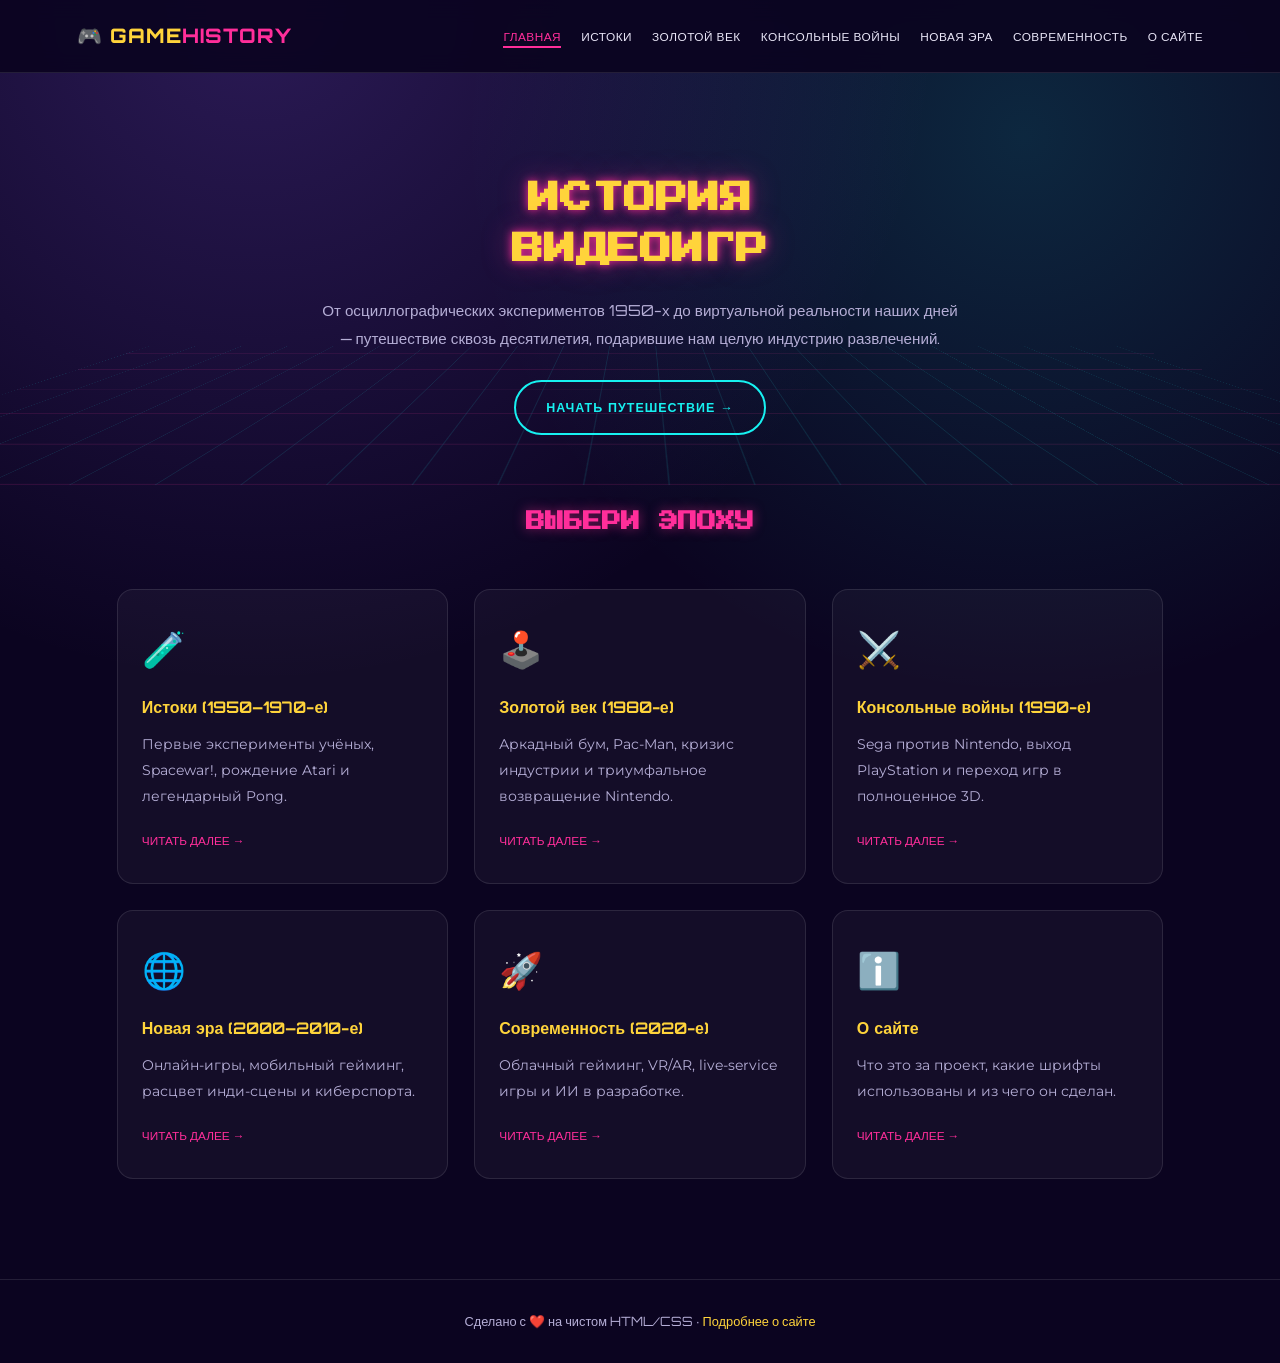
<file: index.html>
<!DOCTYPE html>
<html lang="ru">
<head>
<meta charset="UTF-8">
<meta name="viewport" content="width=device-width, initial-scale=1.0">
<title>GameHistory — История видеоигр</title>
<link rel="stylesheet" href="styles.css">
</head>
<body>

<nav class="navbar">
  <div class="nav-logo">🎮 GAME<em>HISTORY</em></div>
  <ul class="nav-links">
    <li><a href="index.html" class="active">Главная</a></li>
    <li><a href="era-origins.html">Истоки</a></li>
    <li><a href="era-golden.html">Золотой век</a></li>
    <li><a href="era-wars.html">Консольные войны</a></li>
    <li><a href="era-modern.html">Новая эра</a></li>
    <li><a href="era-future.html">Современность</a></li>
    <li><a href="about.html">О сайте</a></li>
  </ul>
</nav>

<section class="hero">
  <h1>ИСТОРИЯ<br>ВИДЕОИГР</h1>
  <p class="lead">От осциллографических экспериментов 1950-х до виртуальной реальности наших дней — путешествие сквозь десятилетия, подарившие нам целую индустрию развлечений.</p>
  <a href="era-origins.html" class="btn">Начать путешествие →</a>
</section>

<h2 class="section-title">ВЫБЕРИ ЭПОХУ</h2>
<div class="grid">
  <div class="card">
    <div class="icon">🧪</div>
    <h3>Истоки (1950–1970-е)</h3>
    <p>Первые эксперименты учёных, Spacewar!, рождение Atari и легендарный Pong.</p>
    <a class="more" href="era-origins.html">Читать далее →</a>
  </div>
  <div class="card">
    <div class="icon">🕹️</div>
    <h3>Золотой век (1980-е)</h3>
    <p>Аркадный бум, Pac-Man, кризис индустрии и триумфальное возвращение Nintendo.</p>
    <a class="more" href="era-golden.html">Читать далее →</a>
  </div>
  <div class="card">
    <div class="icon">⚔️</div>
    <h3>Консольные войны (1990-е)</h3>
    <p>Sega против Nintendo, выход PlayStation и переход игр в полноценное 3D.</p>
    <a class="more" href="era-wars.html">Читать далее →</a>
  </div>
  <div class="card">
    <div class="icon">🌐</div>
    <h3>Новая эра (2000–2010-е)</h3>
    <p>Онлайн-игры, мобильный гейминг, расцвет инди-сцены и киберспорта.</p>
    <a class="more" href="era-modern.html">Читать далее →</a>
  </div>
  <div class="card">
    <div class="icon">🚀</div>
    <h3>Современность (2020-е)</h3>
    <p>Облачный гейминг, VR/AR, live-service игры и ИИ в разработке.</p>
    <a class="more" href="era-future.html">Читать далее →</a>
  </div>
  <div class="card">
    <div class="icon">ℹ️</div>
    <h3>О сайте</h3>
    <p>Что это за проект, какие шрифты использованы и из чего он сделан.</p>
    <a class="more" href="about.html">Читать далее →</a>
  </div>
</div>

<footer>
  Сделано с ❤️ на чистом HTML/CSS · <a href="about.html">Подробнее о сайте</a>
</footer>
</body>
</html>
</file>
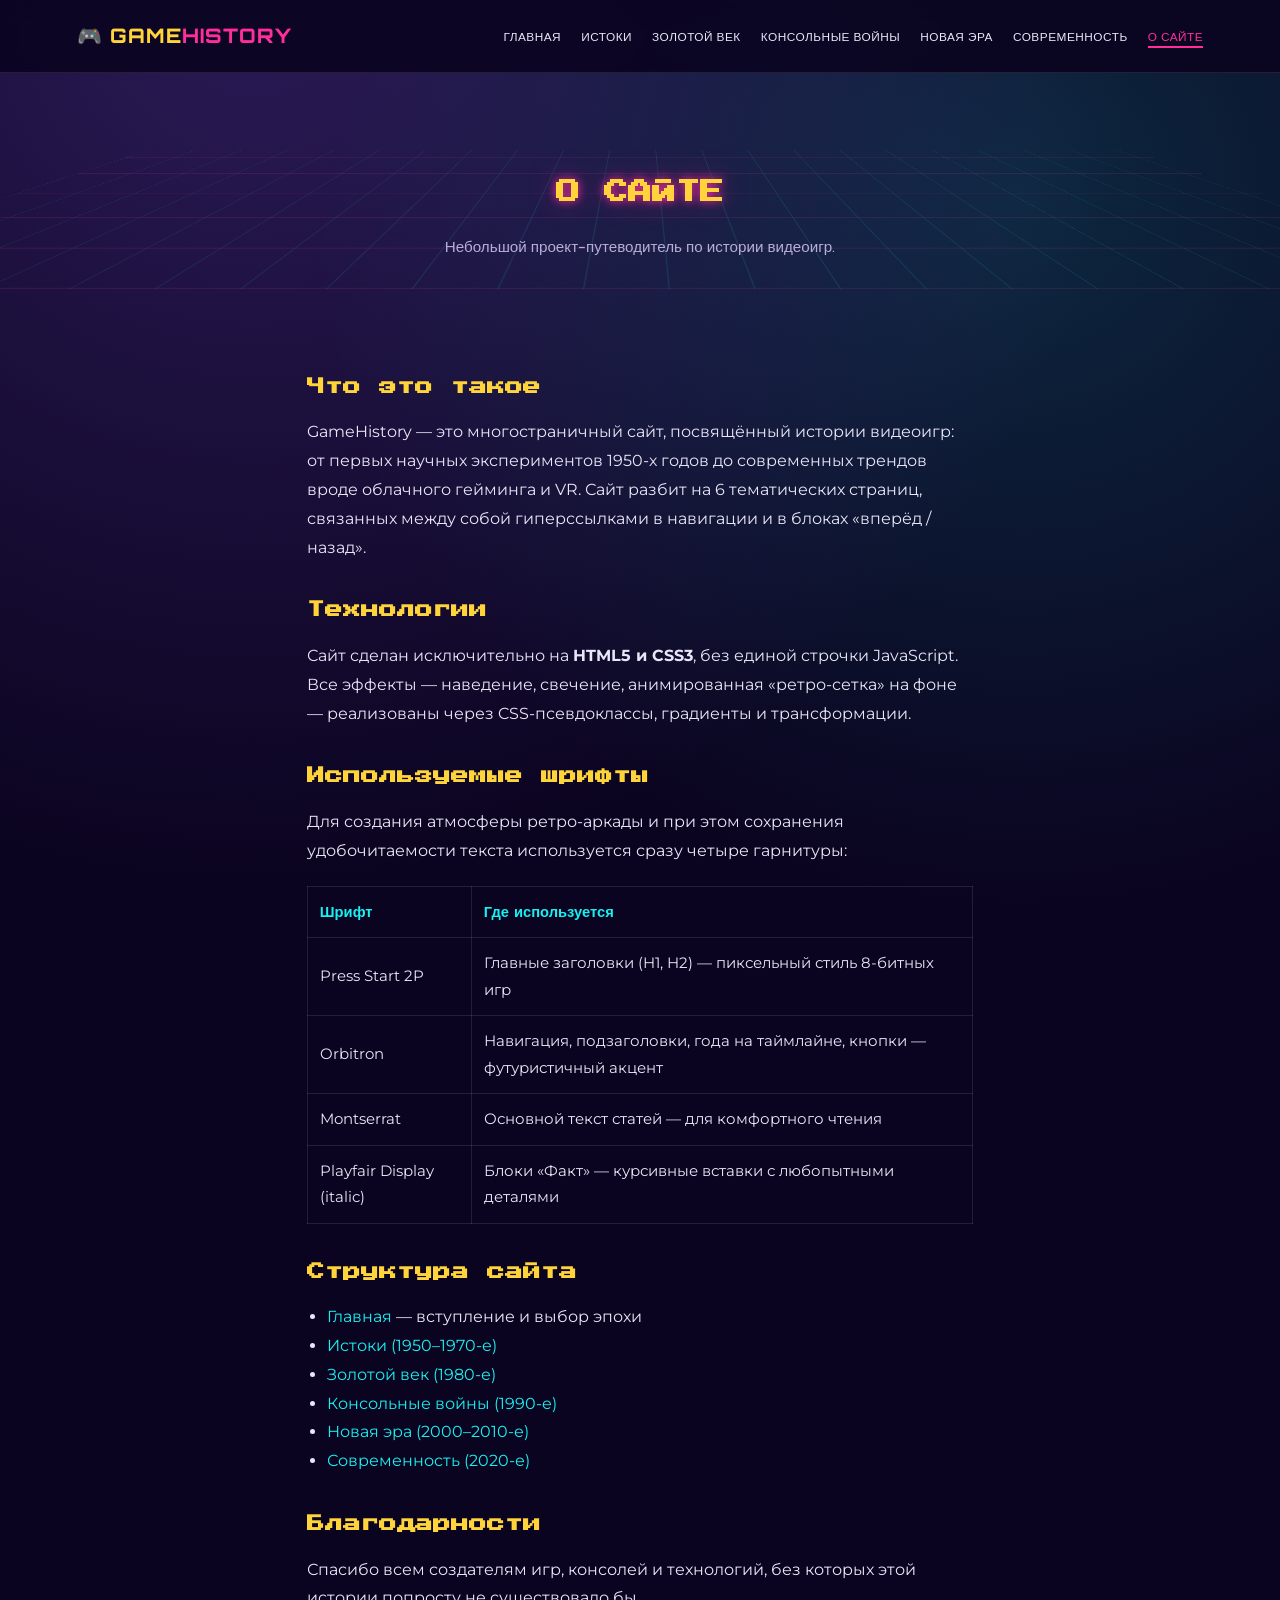
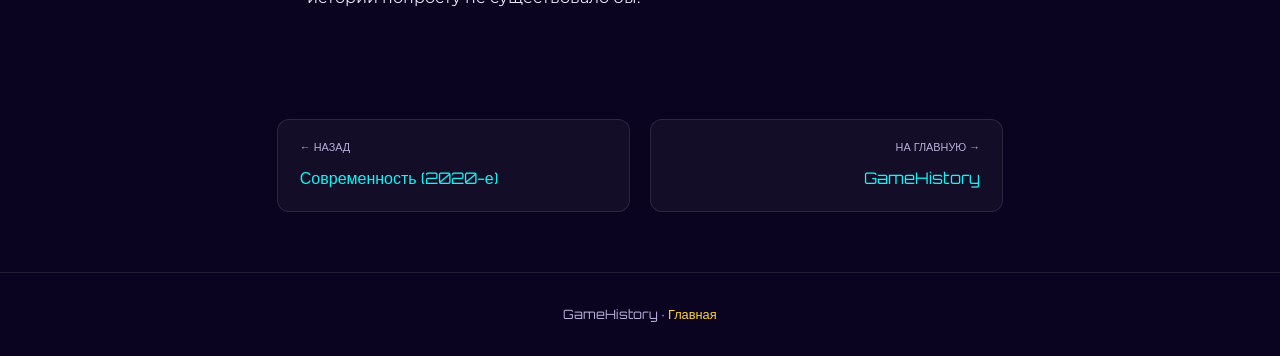
<file: about.html>
<!DOCTYPE html>
<html lang="ru">
<head>
<meta charset="UTF-8">
<meta name="viewport" content="width=device-width, initial-scale=1.0">
<title>О сайте — GameHistory</title>
<link rel="stylesheet" href="styles.css">
</head>
<body>

<nav class="navbar">
  <div class="nav-logo">🎮 GAME<em>HISTORY</em></div>
  <ul class="nav-links">
    <li><a href="index.html">Главная</a></li>
    <li><a href="era-origins.html">Истоки</a></li>
    <li><a href="era-golden.html">Золотой век</a></li>
    <li><a href="era-wars.html">Консольные войны</a></li>
    <li><a href="era-modern.html">Новая эра</a></li>
    <li><a href="era-future.html">Современность</a></li>
    <li><a href="about.html" class="active">О сайте</a></li>
  </ul>
</nav>

<section class="hero" style="padding-bottom:20px;">
  <h1 style="font-size:1.5rem;">О САЙТЕ</h1>
  <p class="lead">Небольшой проект-путеводитель по истории видеоигр.</p>
</section>

<div class="content">
  <h2>Что это такое</h2>
  <p>GameHistory — это многостраничный сайт, посвящённый истории видеоигр: от первых научных экспериментов 1950-х годов до современных трендов вроде облачного гейминга и VR. Сайт разбит на 6 тематических страниц, связанных между собой гиперссылками в навигации и в блоках «вперёд / назад».</p>

  <h2>Технологии</h2>
  <p>Сайт сделан исключительно на <strong>HTML5 и CSS3</strong>, без единой строчки JavaScript. Все эффекты — наведение, свечение, анимированная «ретро-сетка» на фоне — реализованы через CSS-псевдоклассы, градиенты и трансформации.</p>

  <h2>Используемые шрифты</h2>
  <p>Для создания атмосферы ретро-аркады и при этом сохранения удобочитаемости текста используется сразу четыре гарнитуры:</p>
  <table class="fonts-table">
    <tr><th>Шрифт</th><th>Где используется</th></tr>
    <tr><td>Press Start 2P</td><td>Главные заголовки (H1, H2) — пиксельный стиль 8-битных игр</td></tr>
    <tr><td>Orbitron</td><td>Навигация, подзаголовки, года на таймлайне, кнопки — футуристичный акцент</td></tr>
    <tr><td>Montserrat</td><td>Основной текст статей — для комфортного чтения</td></tr>
    <tr><td>Playfair Display (italic)</td><td>Блоки «Факт» — курсивные вставки с любопытными деталями</td></tr>
  </table>

  <h2>Структура сайта</h2>
  <ul>
    <li><a href="index.html">Главная</a> — вступление и выбор эпохи</li>
    <li><a href="era-origins.html">Истоки (1950–1970-е)</a></li>
    <li><a href="era-golden.html">Золотой век (1980-е)</a></li>
    <li><a href="era-wars.html">Консольные войны (1990-е)</a></li>
    <li><a href="era-modern.html">Новая эра (2000–2010-е)</a></li>
    <li><a href="era-future.html">Современность (2020-е)</a></li>
  </ul>

  <h2>Благодарности</h2>
  <p>Спасибо всем создателям игр, консолей и технологий, без которых этой истории попросту не существовало бы.</p>
</div>

<div class="page-nav">
  <a href="era-future.html"><span class="label">← Назад</span>Современность (2020-е)</a>
  <a href="index.html" class="next"><span class="label">На главную →</span>GameHistory</a>
</div>

<footer>GameHistory · <a href="index.html">Главная</a></footer>
</body>
</html>
</file>
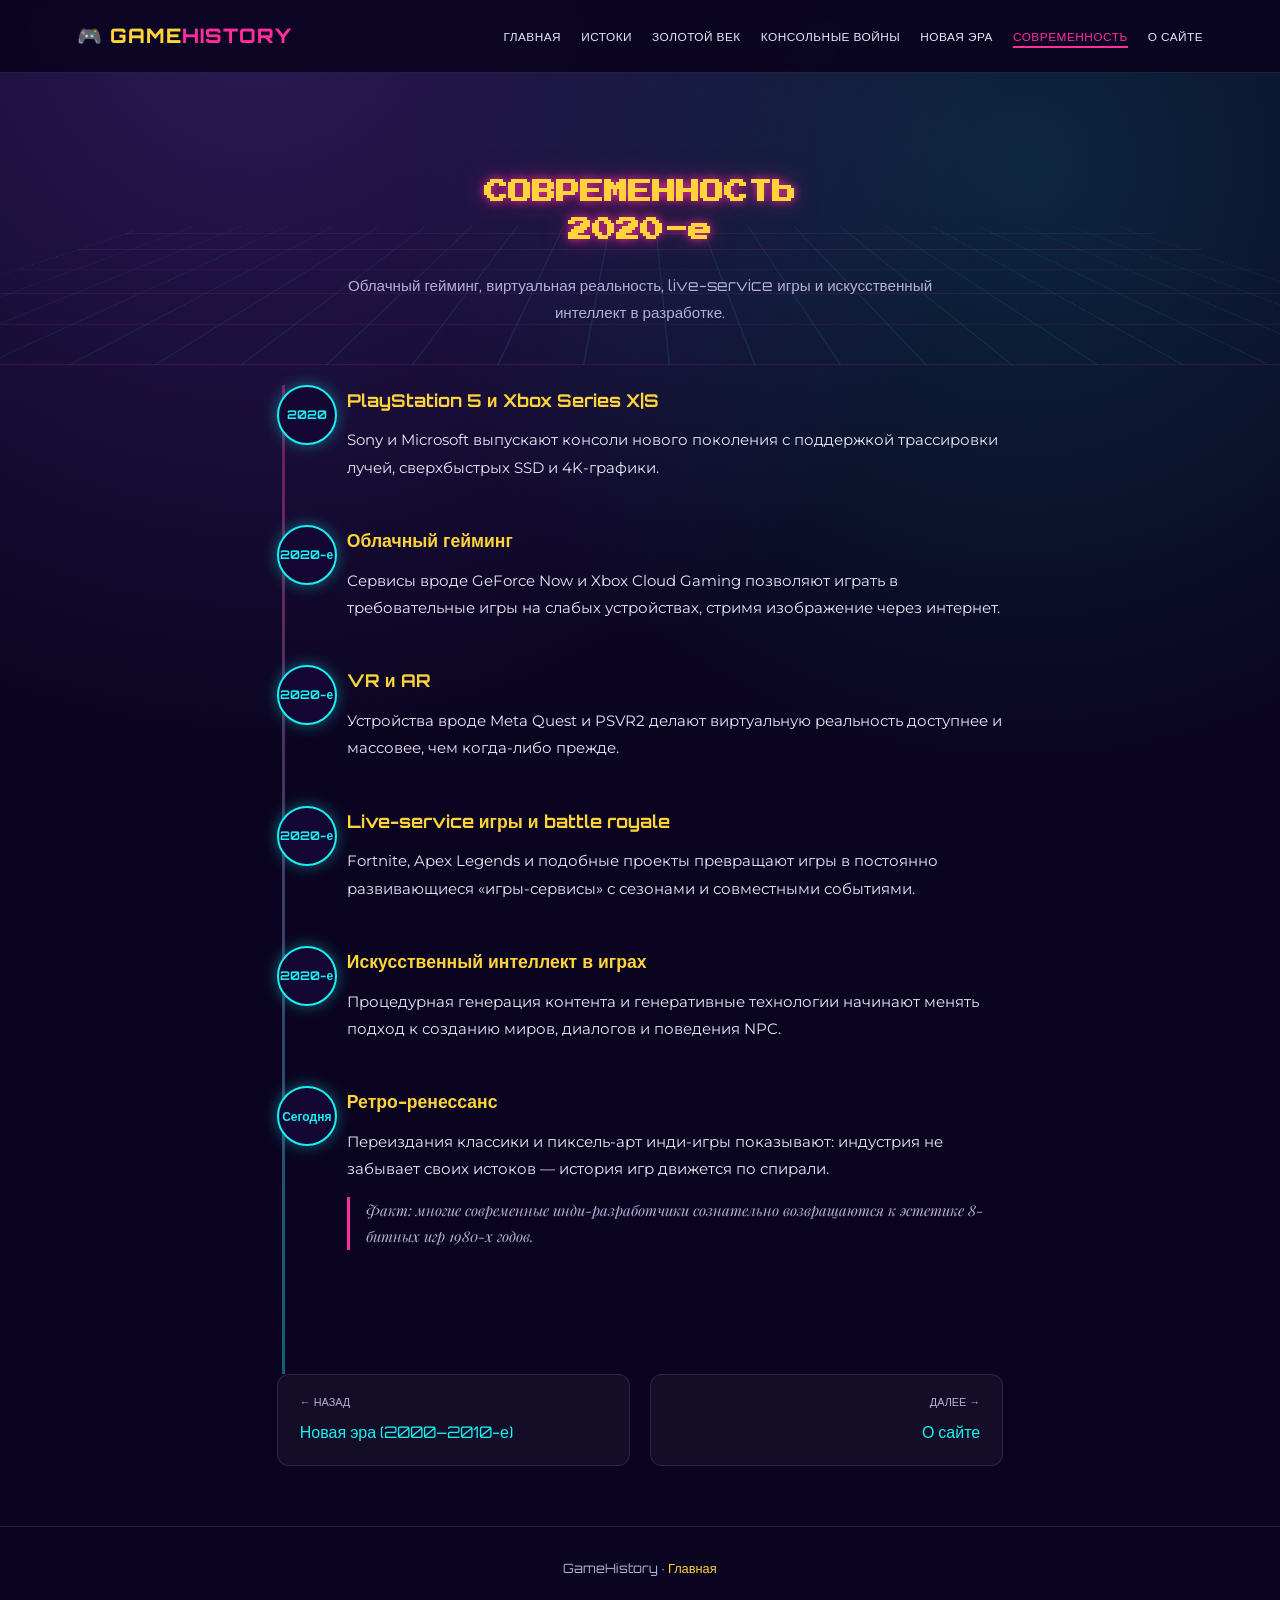
<file: era-future.html>
<!DOCTYPE html>
<html lang="ru">
<head>
<meta charset="UTF-8">
<meta name="viewport" content="width=device-width, initial-scale=1.0">
<title>Современность — GameHistory</title>
<link rel="stylesheet" href="styles.css">
</head>
<body>

<nav class="navbar">
  <div class="nav-logo">🎮 GAME<em>HISTORY</em></div>
  <ul class="nav-links">
    <li><a href="index.html">Главная</a></li>
    <li><a href="era-origins.html">Истоки</a></li>
    <li><a href="era-golden.html">Золотой век</a></li>
    <li><a href="era-wars.html">Консольные войны</a></li>
    <li><a href="era-modern.html">Новая эра</a></li>
    <li><a href="era-future.html" class="active">Современность</a></li>
    <li><a href="about.html">О сайте</a></li>
  </ul>
</nav>

<section class="hero" style="padding-bottom:30px;">
  <h1 style="font-size:1.5rem;">СОВРЕМЕННОСТЬ<br>2020-е</h1>
  <p class="lead">Облачный гейминг, виртуальная реальность, live-service игры и искусственный интеллект в разработке.</p>
</section>

<div class="timeline">

  <div class="timeline-item">
    <div class="year">2020</div>
    <h3>PlayStation 5 и Xbox Series X|S</h3>
    <p>Sony и Microsoft выпускают консоли нового поколения с поддержкой трассировки лучей, сверхбыстрых SSD и 4K-графики.</p>
  </div>

  <div class="timeline-item">
    <div class="year">2020-е</div>
    <h3>Облачный гейминг</h3>
    <p>Сервисы вроде GeForce Now и Xbox Cloud Gaming позволяют играть в требовательные игры на слабых устройствах, стримя изображение через интернет.</p>
  </div>

  <div class="timeline-item">
    <div class="year">2020-е</div>
    <h3>VR и AR</h3>
    <p>Устройства вроде Meta Quest и PSVR2 делают виртуальную реальность доступнее и массовее, чем когда-либо прежде.</p>
  </div>

  <div class="timeline-item">
    <div class="year">2020-е</div>
    <h3>Live-service игры и battle royale</h3>
    <p>Fortnite, Apex Legends и подобные проекты превращают игры в постоянно развивающиеся «игры-сервисы» с сезонами и совместными событиями.</p>
  </div>

  <div class="timeline-item">
    <div class="year">2020-е</div>
    <h3>Искусственный интеллект в играх</h3>
    <p>Процедурная генерация контента и генеративные технологии начинают менять подход к созданию миров, диалогов и поведения NPC.</p>
  </div>

  <div class="timeline-item">
    <div class="year">Сегодня</div>
    <h3>Ретро-ренессанс</h3>
    <p>Переиздания классики и пиксель-арт инди-игры показывают: индустрия не забывает своих истоков — история игр движется по спирали.</p>
    <div class="fact">Факт: многие современные инди-разработчики сознательно возвращаются к эстетике 8-битных игр 1980-х годов.</div>
  </div>

</div>

<div class="page-nav">
  <a href="era-modern.html"><span class="label">← Назад</span>Новая эра (2000–2010-е)</a>
  <a href="about.html" class="next"><span class="label">Далее →</span>О сайте</a>
</div>

<footer>GameHistory · <a href="index.html">Главная</a></footer>
</body>
</html>
</file>
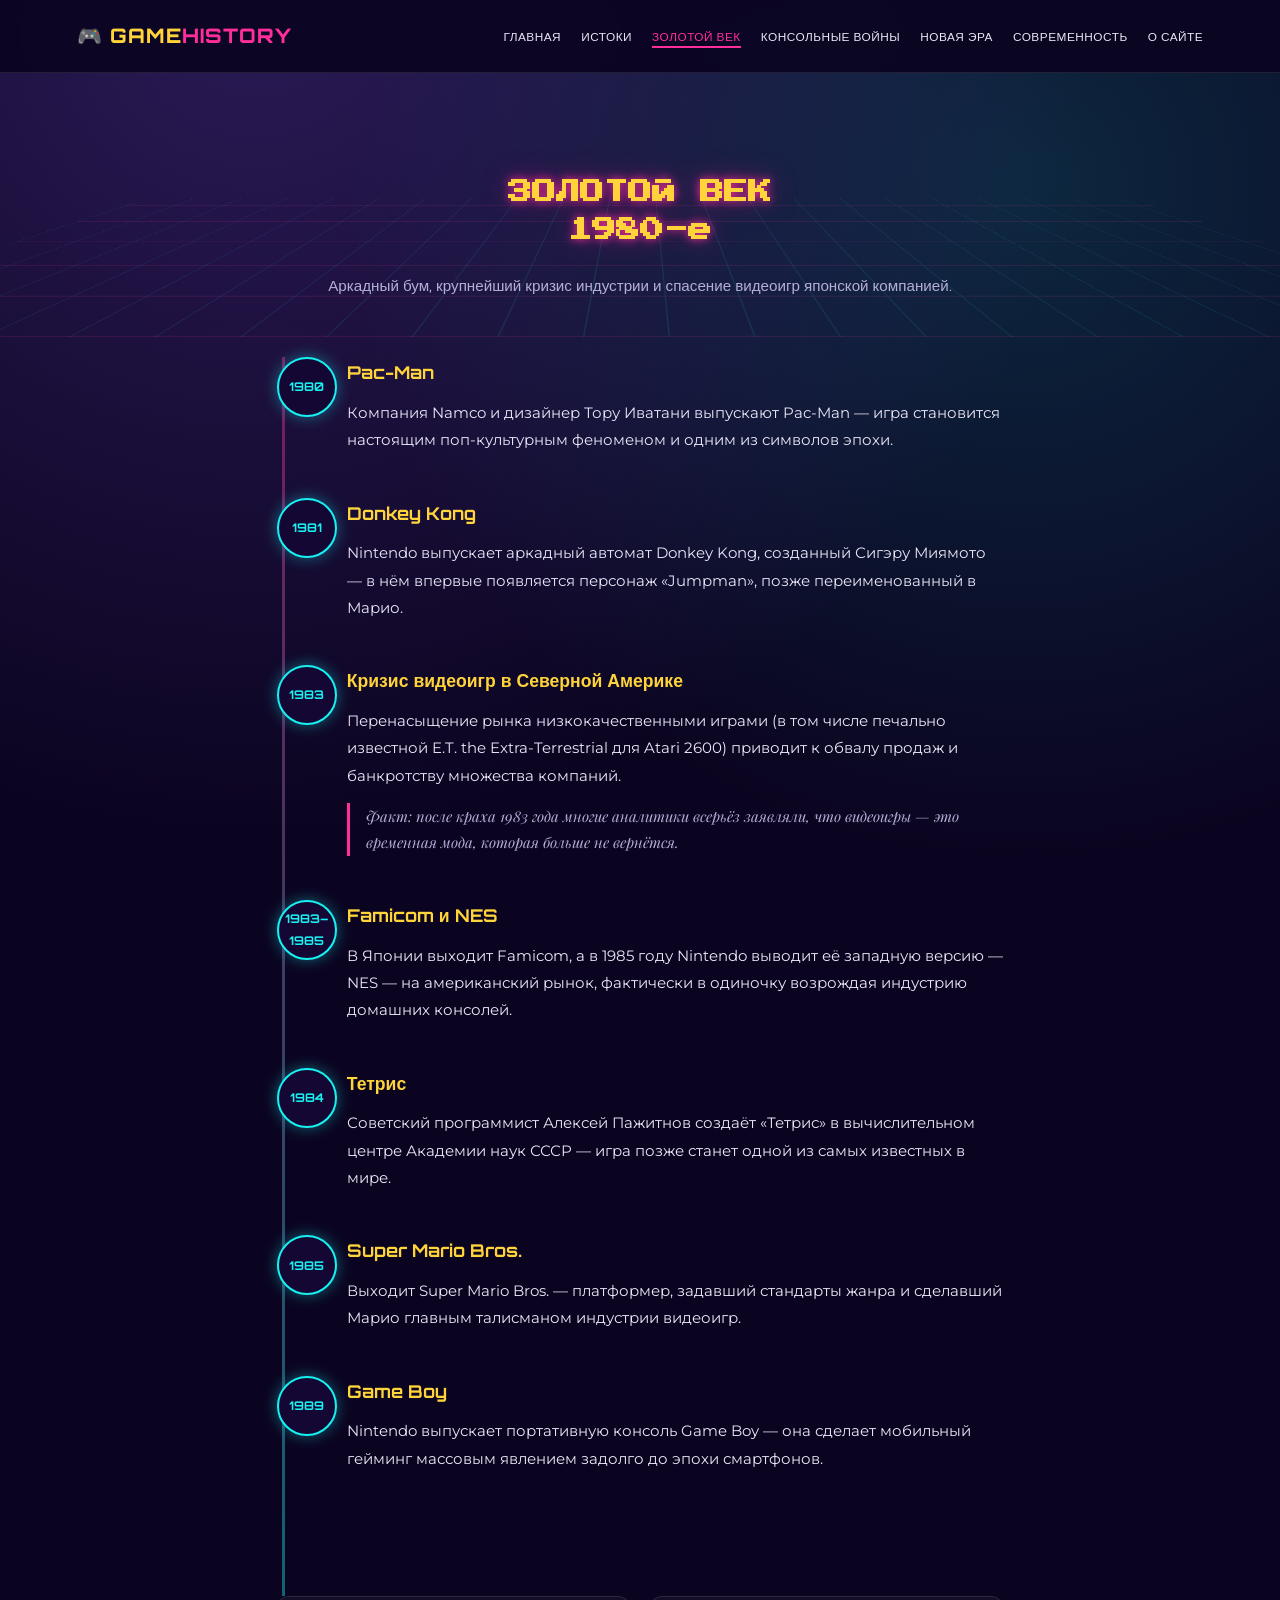
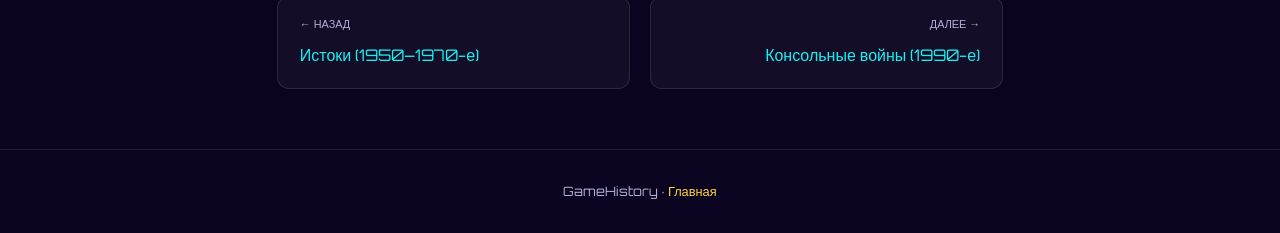
<file: era-golden.html>
<!DOCTYPE html>
<html lang="ru">
<head>
<meta charset="UTF-8">
<meta name="viewport" content="width=device-width, initial-scale=1.0">
<title>Золотой век — GameHistory</title>
<link rel="stylesheet" href="styles.css">
</head>
<body>

<nav class="navbar">
  <div class="nav-logo">🎮 GAME<em>HISTORY</em></div>
  <ul class="nav-links">
    <li><a href="index.html">Главная</a></li>
    <li><a href="era-origins.html">Истоки</a></li>
    <li><a href="era-golden.html" class="active">Золотой век</a></li>
    <li><a href="era-wars.html">Консольные войны</a></li>
    <li><a href="era-modern.html">Новая эра</a></li>
    <li><a href="era-future.html">Современность</a></li>
    <li><a href="about.html">О сайте</a></li>
  </ul>
</nav>

<section class="hero" style="padding-bottom:30px;">
  <h1 style="font-size:1.5rem;">ЗОЛОТОЙ ВЕК<br>1980-е</h1>
  <p class="lead">Аркадный бум, крупнейший кризис индустрии и спасение видеоигр японской компанией.</p>
</section>

<div class="timeline">

  <div class="timeline-item">
    <div class="year">1980</div>
    <h3>Pac-Man</h3>
    <p>Компания Namco и дизайнер Тору Иватани выпускают Pac-Man — игра становится настоящим поп-культурным феноменом и одним из символов эпохи.</p>
  </div>

  <div class="timeline-item">
    <div class="year">1981</div>
    <h3>Donkey Kong</h3>
    <p>Nintendo выпускает аркадный автомат Donkey Kong, созданный Сигэру Миямото — в нём впервые появляется персонаж «Jumpman», позже переименованный в Марио.</p>
  </div>

  <div class="timeline-item">
    <div class="year">1983</div>
    <h3>Кризис видеоигр в Северной Америке</h3>
    <p>Перенасыщение рынка низкокачественными играми (в том числе печально известной E.T. the Extra-Terrestrial для Atari 2600) приводит к обвалу продаж и банкротству множества компаний.</p>
    <div class="fact">Факт: после краха 1983 года многие аналитики всерьёз заявляли, что видеоигры — это временная мода, которая больше не вернётся.</div>
  </div>

  <div class="timeline-item">
    <div class="year">1983–1985</div>
    <h3>Famicom и NES</h3>
    <p>В Японии выходит Famicom, а в 1985 году Nintendo выводит её западную версию — NES — на американский рынок, фактически в одиночку возрождая индустрию домашних консолей.</p>
  </div>

  <div class="timeline-item">
    <div class="year">1984</div>
    <h3>Тетрис</h3>
    <p>Советский программист Алексей Пажитнов создаёт «Тетрис» в вычислительном центре Академии наук СССР — игра позже станет одной из самых известных в мире.</p>
  </div>

  <div class="timeline-item">
    <div class="year">1985</div>
    <h3>Super Mario Bros.</h3>
    <p>Выходит Super Mario Bros. — платформер, задавший стандарты жанра и сделавший Марио главным талисманом индустрии видеоигр.</p>
  </div>

  <div class="timeline-item">
    <div class="year">1989</div>
    <h3>Game Boy</h3>
    <p>Nintendo выпускает портативную консоль Game Boy — она сделает мобильный гейминг массовым явлением задолго до эпохи смартфонов.</p>
  </div>

</div>

<div class="page-nav">
  <a href="era-origins.html"><span class="label">← Назад</span>Истоки (1950–1970-е)</a>
  <a href="era-wars.html" class="next"><span class="label">Далее →</span>Консольные войны (1990-е)</a>
</div>

<footer>GameHistory · <a href="index.html">Главная</a></footer>
</body>
</html>
</file>
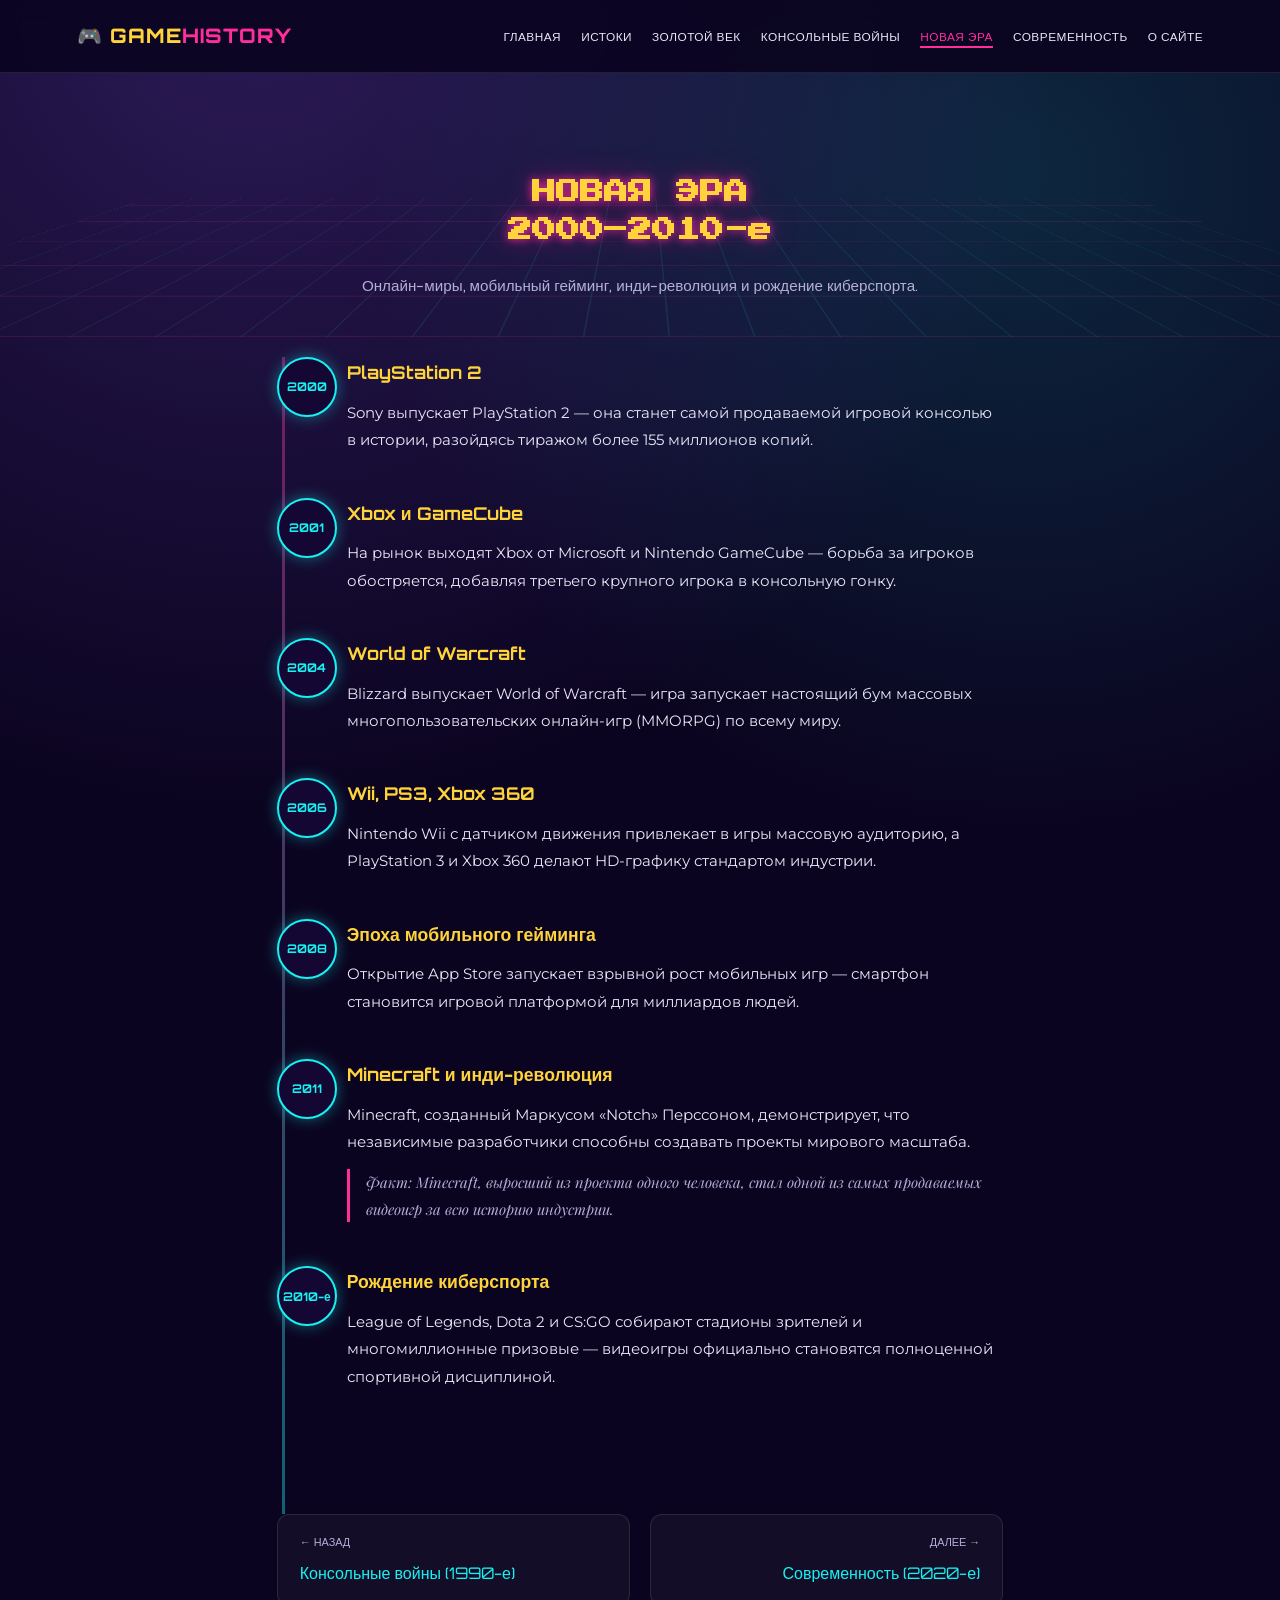
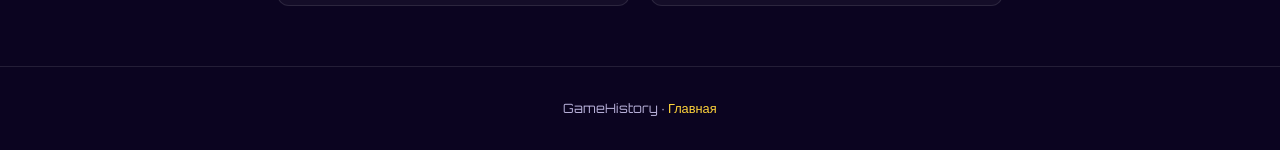
<file: era-modern.html>
<!DOCTYPE html>
<html lang="ru">
<head>
<meta charset="UTF-8">
<meta name="viewport" content="width=device-width, initial-scale=1.0">
<title>Новая эра — GameHistory</title>
<link rel="stylesheet" href="styles.css">
</head>
<body>

<nav class="navbar">
  <div class="nav-logo">🎮 GAME<em>HISTORY</em></div>
  <ul class="nav-links">
    <li><a href="index.html">Главная</a></li>
    <li><a href="era-origins.html">Истоки</a></li>
    <li><a href="era-golden.html">Золотой век</a></li>
    <li><a href="era-wars.html">Консольные войны</a></li>
    <li><a href="era-modern.html" class="active">Новая эра</a></li>
    <li><a href="era-future.html">Современность</a></li>
    <li><a href="about.html">О сайте</a></li>
  </ul>
</nav>

<section class="hero" style="padding-bottom:30px;">
  <h1 style="font-size:1.5rem;">НОВАЯ ЭРА<br>2000–2010-е</h1>
  <p class="lead">Онлайн-миры, мобильный гейминг, инди-революция и рождение киберспорта.</p>
</section>

<div class="timeline">

  <div class="timeline-item">
    <div class="year">2000</div>
    <h3>PlayStation 2</h3>
    <p>Sony выпускает PlayStation 2 — она станет самой продаваемой игровой консолью в истории, разойдясь тиражом более 155 миллионов копий.</p>
  </div>

  <div class="timeline-item">
    <div class="year">2001</div>
    <h3>Xbox и GameCube</h3>
    <p>На рынок выходят Xbox от Microsoft и Nintendo GameCube — борьба за игроков обостряется, добавляя третьего крупного игрока в консольную гонку.</p>
  </div>

  <div class="timeline-item">
    <div class="year">2004</div>
    <h3>World of Warcraft</h3>
    <p>Blizzard выпускает World of Warcraft — игра запускает настоящий бум массовых многопользовательских онлайн-игр (MMORPG) по всему миру.</p>
  </div>

  <div class="timeline-item">
    <div class="year">2006</div>
    <h3>Wii, PS3, Xbox 360</h3>
    <p>Nintendo Wii с датчиком движения привлекает в игры массовую аудиторию, а PlayStation 3 и Xbox 360 делают HD-графику стандартом индустрии.</p>
  </div>

  <div class="timeline-item">
    <div class="year">2008</div>
    <h3>Эпоха мобильного гейминга</h3>
    <p>Открытие App Store запускает взрывной рост мобильных игр — смартфон становится игровой платформой для миллиардов людей.</p>
  </div>

  <div class="timeline-item">
    <div class="year">2011</div>
    <h3>Minecraft и инди-революция</h3>
    <p>Minecraft, созданный Маркусом «Notch» Перссоном, демонстрирует, что независимые разработчики способны создавать проекты мирового масштаба.</p>
    <div class="fact">Факт: Minecraft, выросший из проекта одного человека, стал одной из самых продаваемых видеоигр за всю историю индустрии.</div>
  </div>

  <div class="timeline-item">
    <div class="year">2010-е</div>
    <h3>Рождение киберспорта</h3>
    <p>League of Legends, Dota 2 и CS:GO собирают стадионы зрителей и многомиллионные призовые — видеоигры официально становятся полноценной спортивной дисциплиной.</p>
  </div>

</div>

<div class="page-nav">
  <a href="era-wars.html"><span class="label">← Назад</span>Консольные войны (1990-е)</a>
  <a href="era-future.html" class="next"><span class="label">Далее →</span>Современность (2020-е)</a>
</div>

<footer>GameHistory · <a href="index.html">Главная</a></footer>
</body>
</html>
</file>
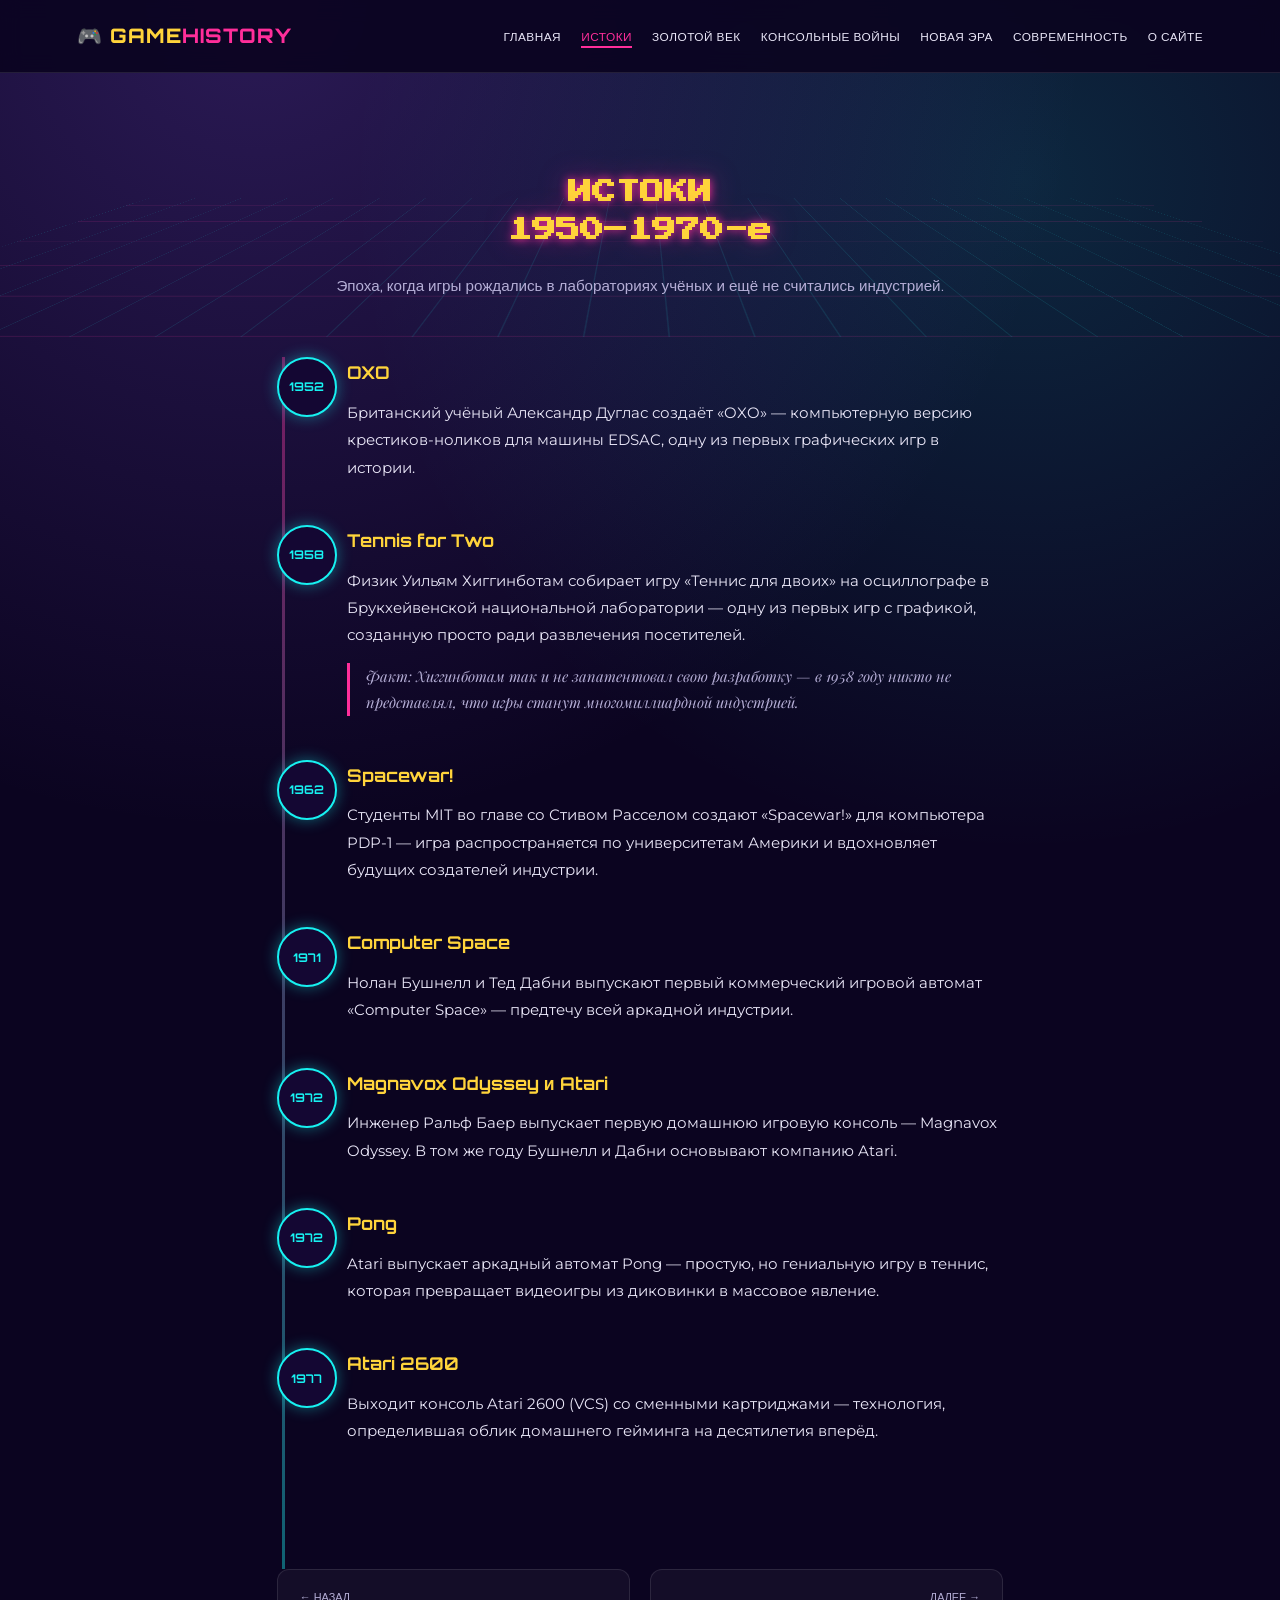
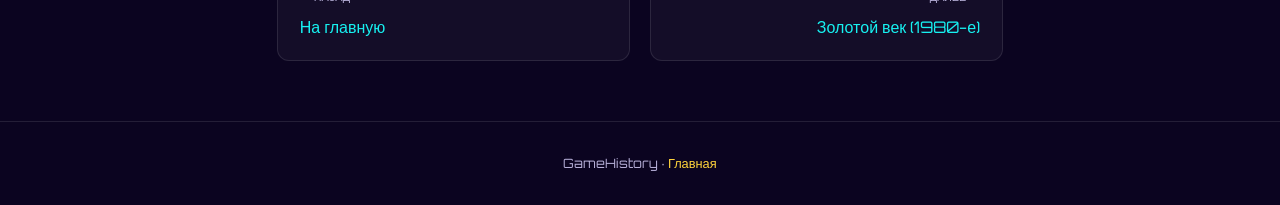
<file: era-origins.html>
<!DOCTYPE html>
<html lang="ru">
<head>
<meta charset="UTF-8">
<meta name="viewport" content="width=device-width, initial-scale=1.0">
<title>Истоки — GameHistory</title>
<link rel="stylesheet" href="styles.css">
</head>
<body>

<nav class="navbar">
  <div class="nav-logo">🎮 GAME<em>HISTORY</em></div>
  <ul class="nav-links">
    <li><a href="index.html">Главная</a></li>
    <li><a href="era-origins.html" class="active">Истоки</a></li>
    <li><a href="era-golden.html">Золотой век</a></li>
    <li><a href="era-wars.html">Консольные войны</a></li>
    <li><a href="era-modern.html">Новая эра</a></li>
    <li><a href="era-future.html">Современность</a></li>
    <li><a href="about.html">О сайте</a></li>
  </ul>
</nav>

<section class="hero" style="padding-bottom:30px;">
  <h1 style="font-size:1.5rem;">ИСТОКИ<br>1950–1970-е</h1>
  <p class="lead">Эпоха, когда игры рождались в лабораториях учёных и ещё не считались индустрией.</p>
</section>

<div class="timeline">

  <div class="timeline-item">
    <div class="year">1952</div>
    <h3>OXO</h3>
    <p>Британский учёный Александр Дуглас создаёт «OXO» — компьютерную версию крестиков-ноликов для машины EDSAC, одну из первых графических игр в истории.</p>
  </div>

  <div class="timeline-item">
    <div class="year">1958</div>
    <h3>Tennis for Two</h3>
    <p>Физик Уильям Хиггинботам собирает игру «Теннис для двоих» на осциллографе в Брукхейвенской национальной лаборатории — одну из первых игр с графикой, созданную просто ради развлечения посетителей.</p>
    <div class="fact">Факт: Хиггинботам так и не запатентовал свою разработку — в 1958 году никто не представлял, что игры станут многомиллиардной индустрией.</div>
  </div>

  <div class="timeline-item">
    <div class="year">1962</div>
    <h3>Spacewar!</h3>
    <p>Студенты MIT во главе со Стивом Расселом создают «Spacewar!» для компьютера PDP-1 — игра распространяется по университетам Америки и вдохновляет будущих создателей индустрии.</p>
  </div>

  <div class="timeline-item">
    <div class="year">1971</div>
    <h3>Computer Space</h3>
    <p>Нолан Бушнелл и Тед Дабни выпускают первый коммерческий игровой автомат «Computer Space» — предтечу всей аркадной индустрии.</p>
  </div>

  <div class="timeline-item">
    <div class="year">1972</div>
    <h3>Magnavox Odyssey и Atari</h3>
    <p>Инженер Ральф Баер выпускает первую домашнюю игровую консоль — Magnavox Odyssey. В том же году Бушнелл и Дабни основывают компанию Atari.</p>
  </div>

  <div class="timeline-item">
    <div class="year">1972</div>
    <h3>Pong</h3>
    <p>Atari выпускает аркадный автомат Pong — простую, но гениальную игру в теннис, которая превращает видеоигры из диковинки в массовое явление.</p>
  </div>

  <div class="timeline-item">
    <div class="year">1977</div>
    <h3>Atari 2600</h3>
    <p>Выходит консоль Atari 2600 (VCS) со сменными картриджами — технология, определившая облик домашнего гейминга на десятилетия вперёд.</p>
  </div>

</div>

<div class="page-nav">
  <a href="index.html"><span class="label">← Назад</span>На главную</a>
  <a href="era-golden.html" class="next"><span class="label">Далее →</span>Золотой век (1980-е)</a>
</div>

<footer>GameHistory · <a href="index.html">Главная</a></footer>
</body>
</html>
</file>
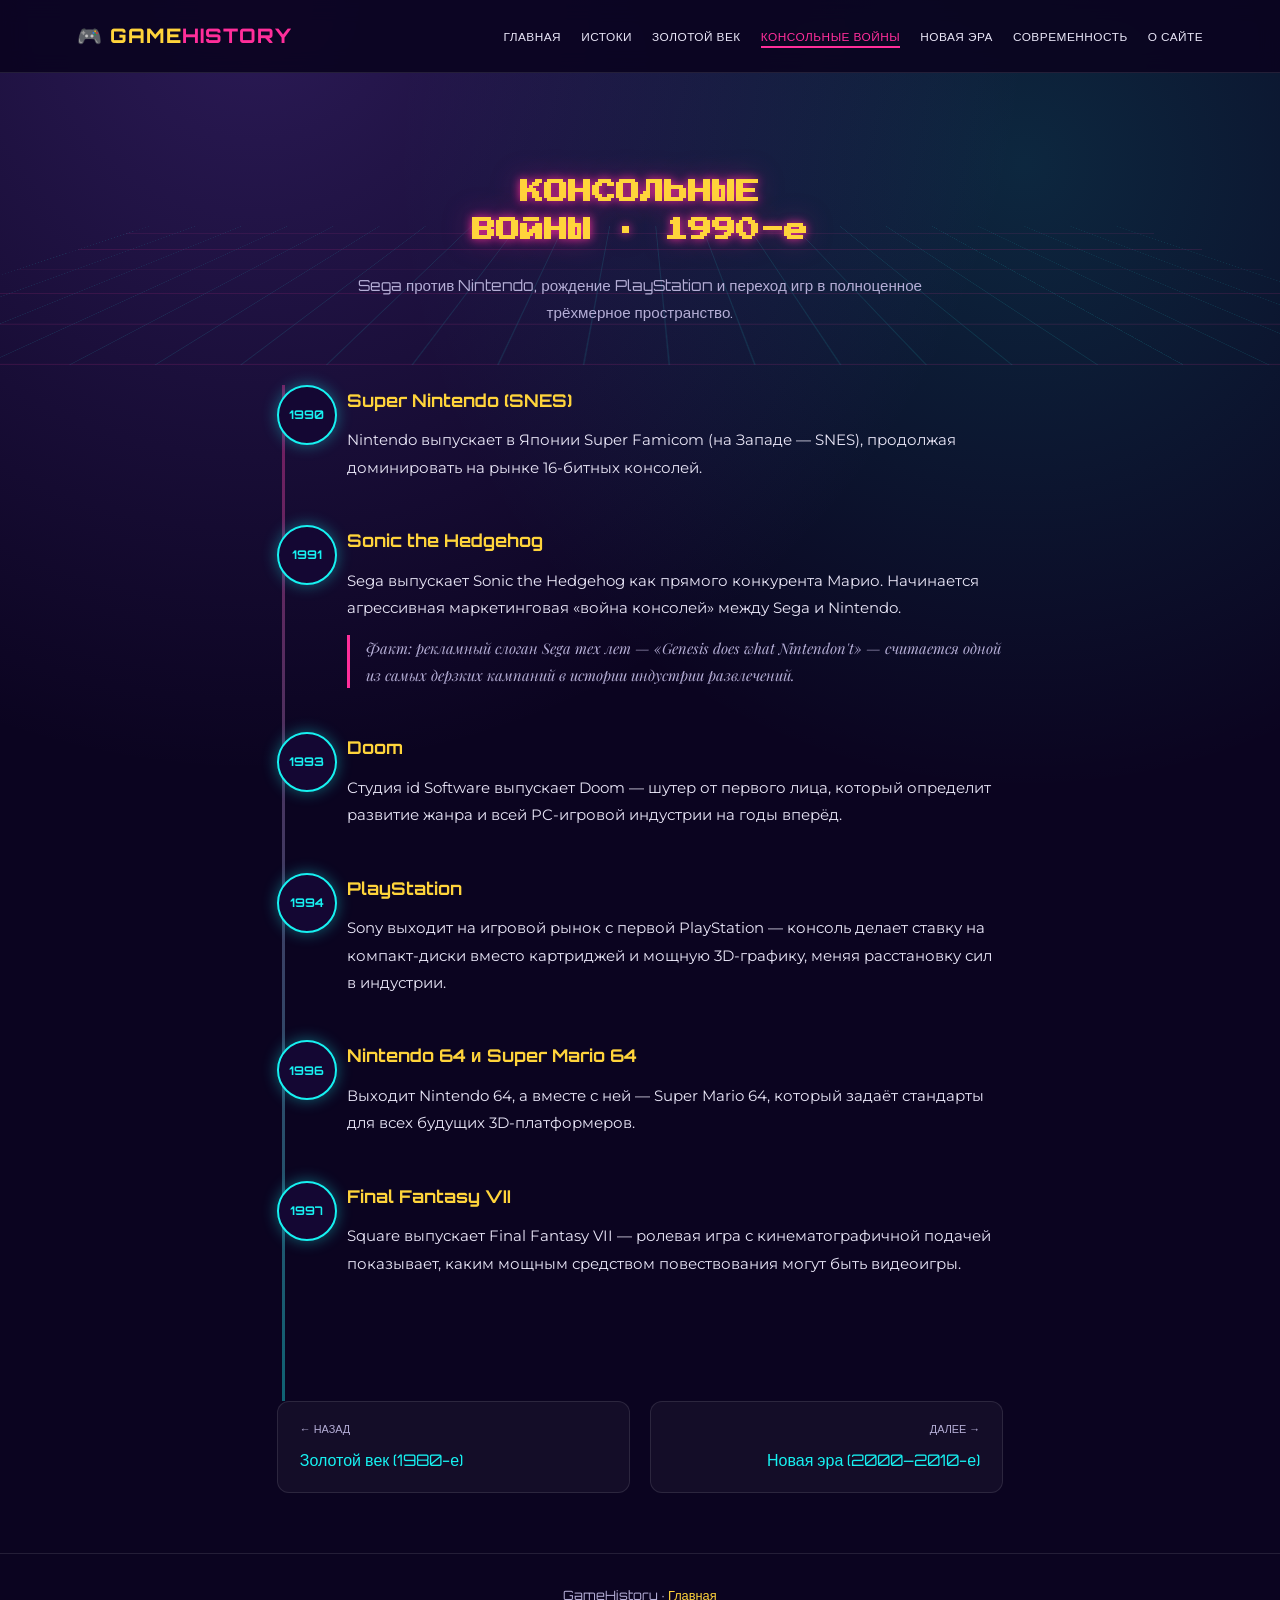
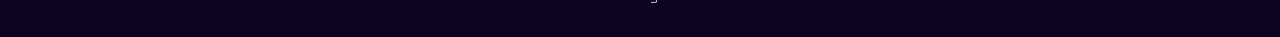
<file: era-wars.html>
<!DOCTYPE html>
<html lang="ru">
<head>
<meta charset="UTF-8">
<meta name="viewport" content="width=device-width, initial-scale=1.0">
<title>Консольные войны — GameHistory</title>
<link rel="stylesheet" href="styles.css">
</head>
<body>

<nav class="navbar">
  <div class="nav-logo">🎮 GAME<em>HISTORY</em></div>
  <ul class="nav-links">
    <li><a href="index.html">Главная</a></li>
    <li><a href="era-origins.html">Истоки</a></li>
    <li><a href="era-golden.html">Золотой век</a></li>
    <li><a href="era-wars.html" class="active">Консольные войны</a></li>
    <li><a href="era-modern.html">Новая эра</a></li>
    <li><a href="era-future.html">Современность</a></li>
    <li><a href="about.html">О сайте</a></li>
  </ul>
</nav>

<section class="hero" style="padding-bottom:30px;">
  <h1 style="font-size:1.5rem;">КОНСОЛЬНЫЕ<br>ВОЙНЫ · 1990-е</h1>
  <p class="lead">Sega против Nintendo, рождение PlayStation и переход игр в полноценное трёхмерное пространство.</p>
</section>

<div class="timeline">

  <div class="timeline-item">
    <div class="year">1990</div>
    <h3>Super Nintendo (SNES)</h3>
    <p>Nintendo выпускает в Японии Super Famicom (на Западе — SNES), продолжая доминировать на рынке 16-битных консолей.</p>
  </div>

  <div class="timeline-item">
    <div class="year">1991</div>
    <h3>Sonic the Hedgehog</h3>
    <p>Sega выпускает Sonic the Hedgehog как прямого конкурента Марио. Начинается агрессивная маркетинговая «война консолей» между Sega и Nintendo.</p>
    <div class="fact">Факт: рекламный слоган Sega тех лет — «Genesis does what Nintendon't» — считается одной из самых дерзких кампаний в истории индустрии развлечений.</div>
  </div>

  <div class="timeline-item">
    <div class="year">1993</div>
    <h3>Doom</h3>
    <p>Студия id Software выпускает Doom — шутер от первого лица, который определит развитие жанра и всей PC-игровой индустрии на годы вперёд.</p>
  </div>

  <div class="timeline-item">
    <div class="year">1994</div>
    <h3>PlayStation</h3>
    <p>Sony выходит на игровой рынок с первой PlayStation — консоль делает ставку на компакт-диски вместо картриджей и мощную 3D-графику, меняя расстановку сил в индустрии.</p>
  </div>

  <div class="timeline-item">
    <div class="year">1996</div>
    <h3>Nintendo 64 и Super Mario 64</h3>
    <p>Выходит Nintendo 64, а вместе с ней — Super Mario 64, который задаёт стандарты для всех будущих 3D-платформеров.</p>
  </div>

  <div class="timeline-item">
    <div class="year">1997</div>
    <h3>Final Fantasy VII</h3>
    <p>Square выпускает Final Fantasy VII — ролевая игра с кинематографичной подачей показывает, каким мощным средством повествования могут быть видеоигры.</p>
  </div>

</div>

<div class="page-nav">
  <a href="era-golden.html"><span class="label">← Назад</span>Золотой век (1980-е)</a>
  <a href="era-modern.html" class="next"><span class="label">Далее →</span>Новая эра (2000–2010-е)</a>
</div>

<footer>GameHistory · <a href="index.html">Главная</a></footer>
</body>
</html>
</file>
<file: styles.css>
@import url('https://fonts.googleapis.com/css2?family=Press+Start+2P&family=Orbitron:wght@400;600;800&family=Montserrat:wght@300;400;600&family=Playfair+Display:ital,wght@1,400&display=swap');

:root{
  --bg:#0b0420;
  --bg2:#140733;
  --pink:#ff2e9a;
  --cyan:#17f1f1;
  --yellow:#ffd43b;
  --purple:#8a5cf6;
  --text:#e9e6f7;
  --muted:#b5aed6;
  --card:rgba(255,255,255,0.04);
  --border:rgba(255,255,255,0.1);
}

*{margin:0;padding:0;box-sizing:border-box;}
html{scroll-behavior:smooth;}
body{
  background:
    radial-gradient(circle at 20% 0%, rgba(138,92,246,0.25), transparent 40%),
    radial-gradient(circle at 80% 10%, rgba(23,241,241,0.15), transparent 35%),
    var(--bg);
  color:var(--text);
  font-family:'Montserrat',sans-serif;
  line-height:1.8;
  min-height:100vh;
}

a{color:var(--cyan); text-decoration:none; transition:.25s;}
a:hover{color:var(--pink);}

/* ===== NAVBAR ===== */
.navbar{
  position:sticky; top:0; z-index:50;
  display:flex; align-items:center; justify-content:space-between;
  padding:18px 6%;
  background:rgba(11,4,32,0.9);
  backdrop-filter:blur(10px);
  border-bottom:1px solid var(--border);
  flex-wrap:wrap; gap:12px;
}
.nav-logo{font-family:'Orbitron',sans-serif;font-weight:800;font-size:1.25rem;color:var(--yellow); letter-spacing:1px;}
.nav-logo em{font-style:normal;color:var(--pink);}
.nav-links{list-style:none;display:flex;gap:20px;flex-wrap:wrap;}
.nav-links a{
  font-family:'Orbitron',sans-serif;font-size:.74rem;letter-spacing:.5px;color:var(--text);
  text-transform:uppercase; position:relative; padding-bottom:4px;
}
.nav-links a::after{content:'';position:absolute;left:0;bottom:0;width:0;height:2px;background:var(--pink);transition:.3s;}
.nav-links a:hover::after, .nav-links a.active::after{width:100%;}
.nav-links a.active{color:var(--pink);}

/* ===== HERO ===== */
.hero{ text-align:center; padding:100px 6% 70px; position:relative; overflow:hidden; }
.hero::before{
  content:''; position:absolute; inset:auto 0 0 0; height:220px;
  background-image:
    repeating-linear-gradient(to right, rgba(23,241,241,.25) 0 1px, transparent 1px 60px),
    repeating-linear-gradient(to top, rgba(255,46,154,.3) 0 1px, transparent 1px 40px);
  transform:perspective(300px) rotateX(55deg);
  opacity:.45; z-index:0;
}
.hero > *{position:relative; z-index:1;}
.hero h1{
  font-family:'Press Start 2P', cursive; font-size:2rem; line-height:1.6;
  color:var(--yellow); text-shadow:0 0 10px var(--pink), 0 0 30px rgba(255,46,154,.4);
  margin-bottom:22px;
}
.hero p.lead{
  font-family:'Orbitron',sans-serif; max-width:650px;margin:0 auto 28px; color:var(--muted); font-size:.95rem;
}

.btn{
  display:inline-block; font-family:'Orbitron',sans-serif; font-weight:600; letter-spacing:1px;
  padding:14px 30px; border:2px solid var(--cyan); color:var(--cyan); border-radius:30px;
  text-transform:uppercase; font-size:.78rem; transition:.3s;
}
.btn:hover{background:var(--cyan); color:var(--bg); box-shadow:0 0 25px var(--cyan);}

/* ===== SECTION TITLE ===== */
.section-title{
  font-family:'Press Start 2P',cursive; font-size:1.2rem; text-align:center; margin:0 auto 50px;
  color:var(--pink); text-shadow:0 0 12px rgba(255,46,154,.5);
}

/* ===== CARDS GRID (index) ===== */
.grid{
  display:grid; grid-template-columns:repeat(auto-fit,minmax(260px,1fr)); gap:26px;
  padding:0 6% 100px; max-width:1200px; margin:0 auto;
}
.card{
  background:var(--card); border:1px solid var(--border); border-radius:16px; padding:28px 24px;
  transition:.3s;
}
.card:hover{transform:translateY(-8px); border-color:var(--cyan); box-shadow:0 10px 35px rgba(23,241,241,.15);}
.card .icon{font-size:2.2rem;margin-bottom:12px;}
.card h3{font-family:'Orbitron',sans-serif;color:var(--yellow);margin-bottom:10px;font-size:1rem;}
.card p{color:var(--muted); font-size:.9rem; margin-bottom:16px;}
.card a.more{font-family:'Orbitron',sans-serif;font-size:.74rem;text-transform:uppercase;color:var(--pink);}

/* ===== TIMELINE ===== */
.timeline{max-width:880px;margin:0 auto; padding:0 6% 80px; position:relative;}
.timeline::before{
  content:''; position:absolute; left:calc(6% + 29px); top:0; bottom:0; width:3px;
  background:linear-gradient(var(--pink),var(--cyan)); opacity:.4;
}
.timeline-item{ position:relative; padding-left:70px; margin-bottom:44px; }
.timeline-item .year{
  position:absolute; left:0; top:0; width:60px;height:60px; border-radius:50%;
  background:var(--bg2); border:2px solid var(--cyan); display:flex;align-items:center;justify-content:center;
  font-family:'Orbitron',sans-serif;font-weight:700;font-size:.75rem;color:var(--cyan);
  box-shadow:0 0 15px rgba(23,241,241,.4); text-align:center;
}
.timeline-item h3{font-family:'Orbitron',sans-serif;color:var(--yellow); font-size:1.1rem;margin-bottom:10px;}
.timeline-item p{color:var(--text); font-size:.95rem;}
.timeline-item .fact{
  font-family:'Playfair Display',serif; font-style:italic; color:var(--muted);
  border-left:3px solid var(--pink); padding-left:16px; margin-top:14px; font-size:.92rem;
}

/* ===== CONTENT (about) ===== */
.content{max-width:820px;margin:0 auto;padding:30px 6% 90px;}
.content h2{font-family:'Press Start 2P',cursive;color:var(--yellow);font-size:1.1rem;margin:32px 0 16px;}
.content p{margin-bottom:16px;}
.content ul{margin:0 0 18px 20px;}
.fonts-table{width:100%;border-collapse:collapse;margin:20px 0;}
.fonts-table th,.fonts-table td{border:1px solid var(--border);padding:12px;text-align:left;font-size:.92rem;}
.fonts-table th{font-family:'Orbitron',sans-serif;color:var(--cyan);}

/* ===== PREV/NEXT NAV ===== */
.page-nav{
  display:flex; justify-content:space-between; gap:20px; max-width:880px; margin:0 auto; padding:0 6% 60px;
  flex-wrap:wrap;
}
.page-nav a{
  flex:1; min-width:200px; background:var(--card); border:1px solid var(--border); border-radius:12px;
  padding:18px 22px; font-family:'Orbitron',sans-serif; transition:.3s; display:block;
}
.page-nav a:hover{border-color:var(--pink); box-shadow:0 0 20px rgba(255,46,154,.2);}
.page-nav .label{display:block;font-size:.68rem;color:var(--muted); text-transform:uppercase; margin-bottom:6px;}
.page-nav .next{text-align:right;}

/* ===== FOOTER ===== */
footer{
  text-align:center; padding:30px 6%; border-top:1px solid var(--border); color:var(--muted);
  font-family:'Orbitron',sans-serif; font-size:.8rem;
}
footer a{color:var(--yellow);}

@media(max-width:700px){
  .hero h1{font-size:1.3rem;}
  .timeline::before{left:29px;}
  .page-nav .next{text-align:left;}
}
</file>
